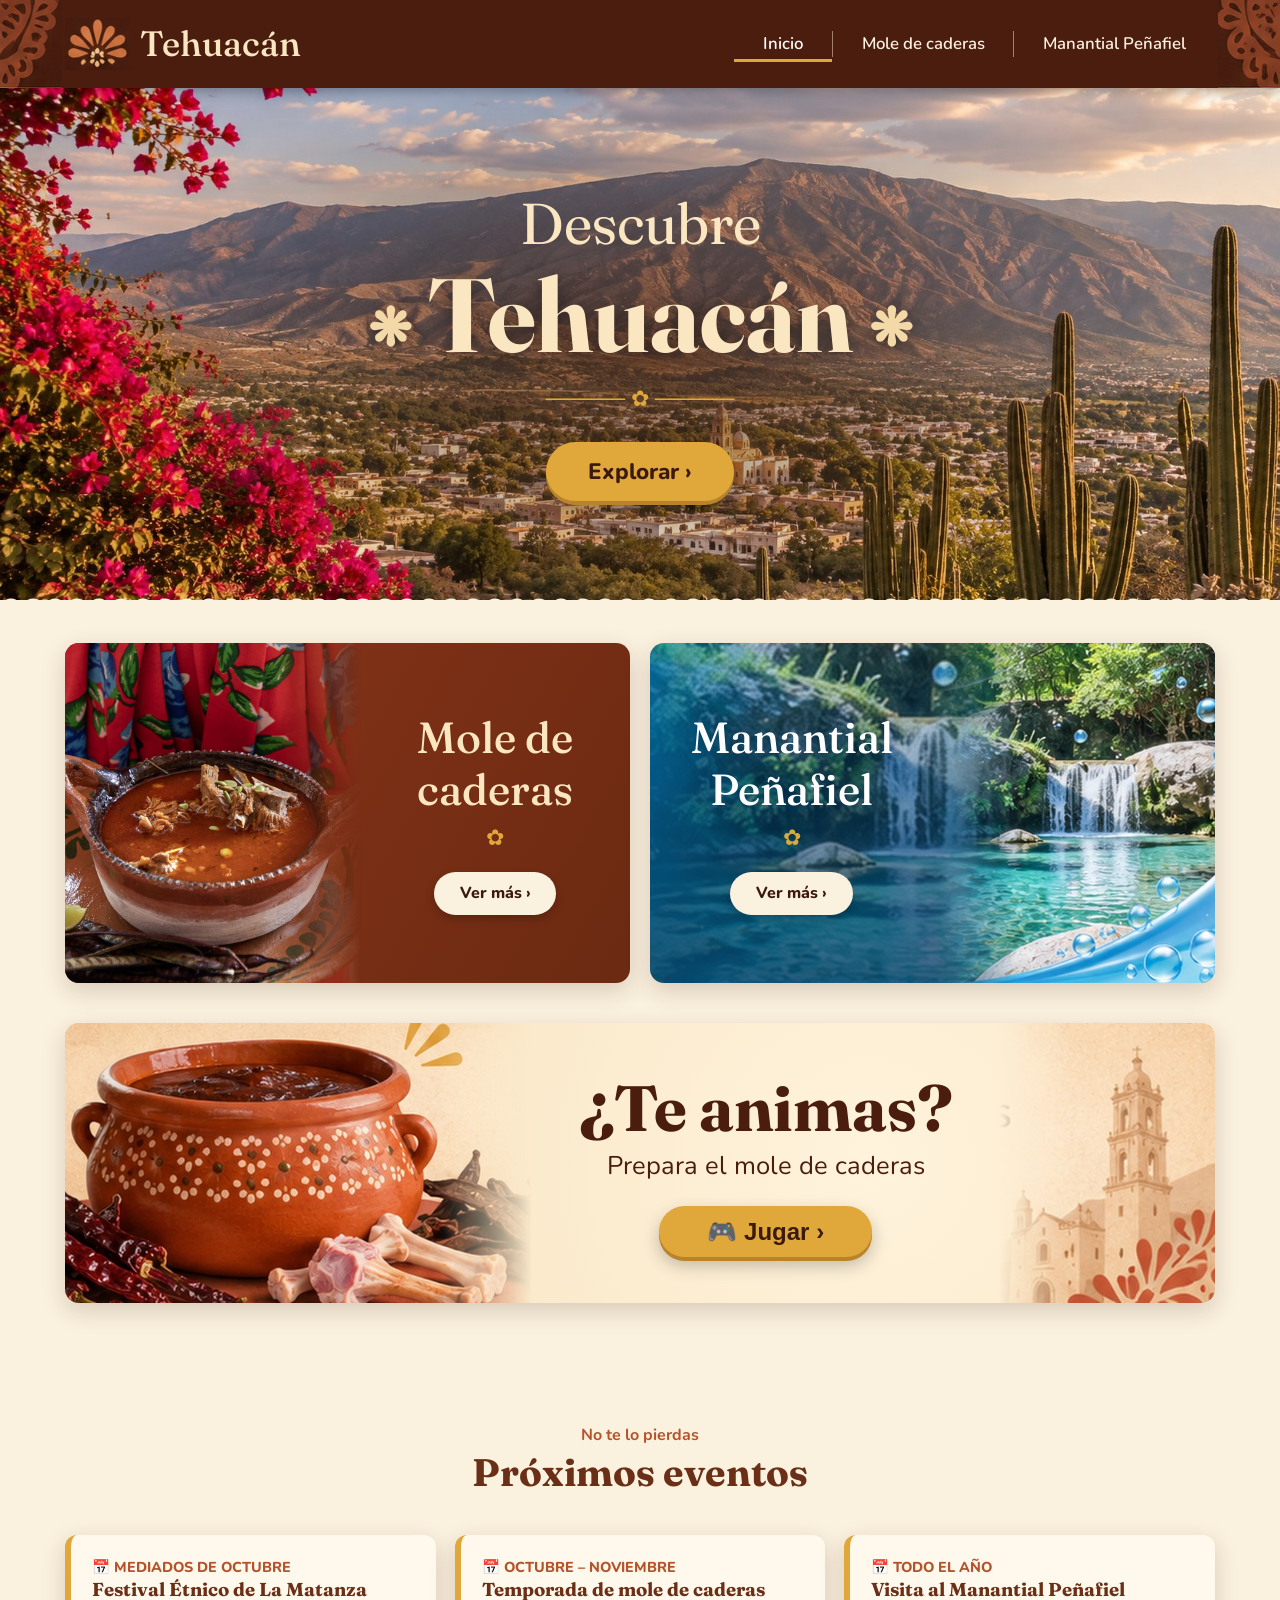
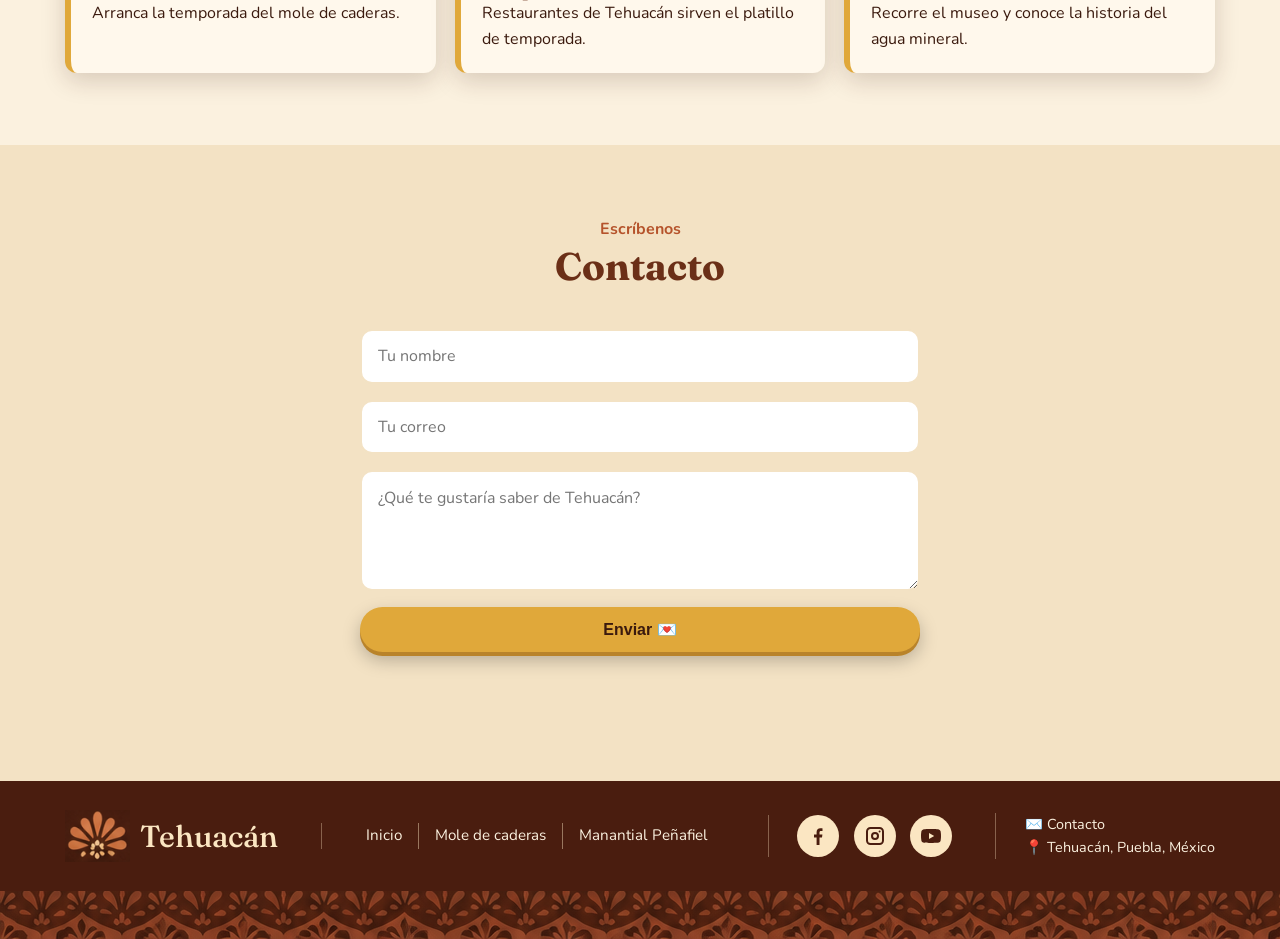
<file: index.html>
<!DOCTYPE html>
<html lang="es">
<head>
  <meta charset="UTF-8">
  <meta name="viewport" content="width=device-width, initial-scale=1.0">
  <title>Descubre Tehuacán | Inicio</title>
  <!-- Tipografías: Playfair Display (títulos) y Nunito (textos) -->
  <link rel="preconnect" href="https://fonts.googleapis.com">
  <link href="https://fonts.googleapis.com/css2?family=Nunito:wght@400;600;700;800&family=Fraunces:opsz,wght@9..144,500;9..144,700&display=swap" rel="stylesheet">
  <link rel="stylesheet" href="css/estilos.css">
</head>
<body>

  <!-- ===== MENÚ (se repite en todas las páginas) ===== -->
  <nav class="menu">
    <div class="contenedor">
      <a href="index.html" class="logo"><img src="img/flor.png" alt=""><b>Tehuacán</b></a>
      <button class="hamburguesa" aria-label="Abrir menú">☰</button>
      <ul>
        <li><a href="index.html" class="activo">Inicio</a></li>
        <li><a href="mole.html">Mole de caderas</a></li>
        <li><a href="manantial.html">Manantial Peñafiel</a></li>
      </ul>
    </div>
  </nav>

  <!-- ===== BANNER DE BIENVENIDA ===== -->
  <header class="hero portada">
    <div class="hero-texto">
      <p class="sub">Descubre</p>
      <h1><span class="rayos">❋</span> Tehuacán <span class="rayos">❋</span></h1>
      <p class="adorno">───── ✿ ─────</p>
      <a href="#explorar" class="boton">Explorar ›</a>
    </div>
  </header>

  <!-- ===== TARJETAS: sitios de interés ===== -->
  <section id="explorar" class="seccion-tarjetas">
    <div class="contenedor">
      <div class="tarjetas">
        <!-- Tarjeta Mole: foto a la izquierda, texto a la derecha -->
        <article class="tarjeta mole">
          <div class="tarjeta-foto"></div>
          <div class="tarjeta-texto">
            <h3>Mole de caderas</h3>
            <p class="adorno">✿</p>
            <a href="mole.html" class="boton claro">Ver más ›</a>
          </div>
        </article>
        <!-- Tarjeta Manantial: texto a la izquierda, foto a la derecha (Frutiger Aero) -->
        <article class="tarjeta manantial">
          <div class="tarjeta-texto">
            <h3>Manantial Peñafiel</h3>
            <p class="adorno">✿</p>
            <a href="manantial.html" class="boton claro">Ver más ›</a>
          </div>
          <div class="tarjeta-foto"></div>
        </article>
      </div>
    </div>
  </section>

  <!-- ===== MINIJUEGO ===== -->
  <section id="minijuego" class="seccion-juego">
    <div class="contenedor">
      <div class="banner-juego">
        <div class="banner-olla"></div>
        <div class="banner-texto">
          <h2>¿Te animas?</h2>
          <p>Prepara el mole de caderas</p>
          <button class="boton" id="boton-jugar">🎮 Jugar ›</button>
        </div>
        <div class="banner-iglesia"></div>
      </div>

      <!-- Caja del juego (aparece al dar "Jugar") -->
      <div class="juego" id="juego">
        <div class="juego-encabezado">
          <b id="juego-nivel">Nivel 1 de 3</b>
          <b id="juego-tiempo">⏱️ 0 s</b>
        </div>
        <div class="progreso"><div id="juego-barra"></div></div>
        <div id="juego-contenido"></div>
      </div>
    </div>
  </section>

  <!-- ===== PRÓXIMOS EVENTOS (para que el usuario regrese) ===== -->
  <section>
    <div class="contenedor">
      <div class="titulo-seccion">
        <p>No te lo pierdas</p>
        <h2>Próximos eventos</h2>
      </div>
      <div class="eventos" id="lista-eventos"><!-- se llena desde js/datos.js --></div>
    </div>
  </section>

  <!-- ===== CONTACTO ===== -->
  <section class="fondo-alterno" id="contacto">
    <div class="contenedor">
      <div class="titulo-seccion">
        <p>Escríbenos</p>
        <h2>Contacto</h2>
      </div>
      <form class="formulario" id="form-contacto">
        <input name="nombre" placeholder="Tu nombre" required>
        <input name="correo" type="email" placeholder="Tu correo" required>
        <textarea name="mensaje" rows="4" placeholder="¿Qué te gustaría saber de Tehuacán?" required></textarea>
        <button class="boton" type="submit">Enviar 💌</button>
        <p id="confirmacion" class="mensaje"></p>
      </form>
    </div>
  </section>

  <!-- ===== PIE DE PÁGINA (se repite en todas las páginas) ===== -->
  <footer>
    <div class="contenedor pie">
      <a href="index.html" class="logo"><img src="img/flor.png" alt=""><b>Tehuacán</b></a>
      <ul class="pie-links">
        <li><a href="index.html">Inicio</a></li>
        <li><a href="mole.html">Mole de caderas</a></li>
        <li><a href="manantial.html">Manantial Peñafiel</a></li>
      </ul>
      <!-- Redes sociales: íconos dibujados con SVG -->
      <div class="redes">
        <a href="#" aria-label="Facebook"><svg viewBox="0 0 24 24"><path d="M13.5 21v-7.5h2.5l.4-3h-2.9V8.6c0-.9.3-1.5 1.5-1.5h1.5V4.4c-.3 0-1.2-.1-2.2-.1-2.2 0-3.7 1.3-3.7 3.8v2.4H8v3h2.6V21z"/></svg></a>
        <a href="#" aria-label="Instagram"><svg viewBox="0 0 24 24"><path d="M7.5 3h9A4.5 4.5 0 0 1 21 7.5v9a4.5 4.5 0 0 1-4.5 4.5h-9A4.5 4.5 0 0 1 3 16.5v-9A4.5 4.5 0 0 1 7.5 3zm0 2A2.5 2.5 0 0 0 5 7.5v9A2.5 2.5 0 0 0 7.5 19h9a2.5 2.5 0 0 0 2.5-2.5v-9A2.5 2.5 0 0 0 16.5 5zM12 8a4 4 0 1 1 0 8 4 4 0 0 1 0-8zm0 2a2 2 0 1 0 0 4 2 2 0 0 0 0-4zm4.6-3.4a1 1 0 1 1 0 2 1 1 0 0 1 0-2z"/></svg></a>
        <a href="#" aria-label="YouTube"><svg viewBox="0 0 24 24"><path d="M21.6 7.2a2.5 2.5 0 0 0-1.8-1.8C18.2 5 12 5 12 5s-6.2 0-7.8.4A2.5 2.5 0 0 0 2.4 7.2 26 26 0 0 0 2 12a26 26 0 0 0 .4 4.8 2.5 2.5 0 0 0 1.8 1.8C5.8 19 12 19 12 19s6.2 0 7.8-.4a2.5 2.5 0 0 0 1.8-1.8A26 26 0 0 0 22 12a26 26 0 0 0-.4-4.8zM10 15V9l5.2 3z"/></svg></a>
      </div>
      <div class="pie-contacto">
        <a href="index.html#contacto">✉️ Contacto</a>
        <span>📍 Tehuacán, Puebla, México</span>
      </div>
    </div>
    <div class="franja"></div>
  </footer>

  <!-- Scripts: primero los datos, luego lo demás -->
  <script src="js/datos.js"></script>
  <script src="js/main.js"></script>
  <script src="js/juego.js"></script>
</body>
</html>
</file>
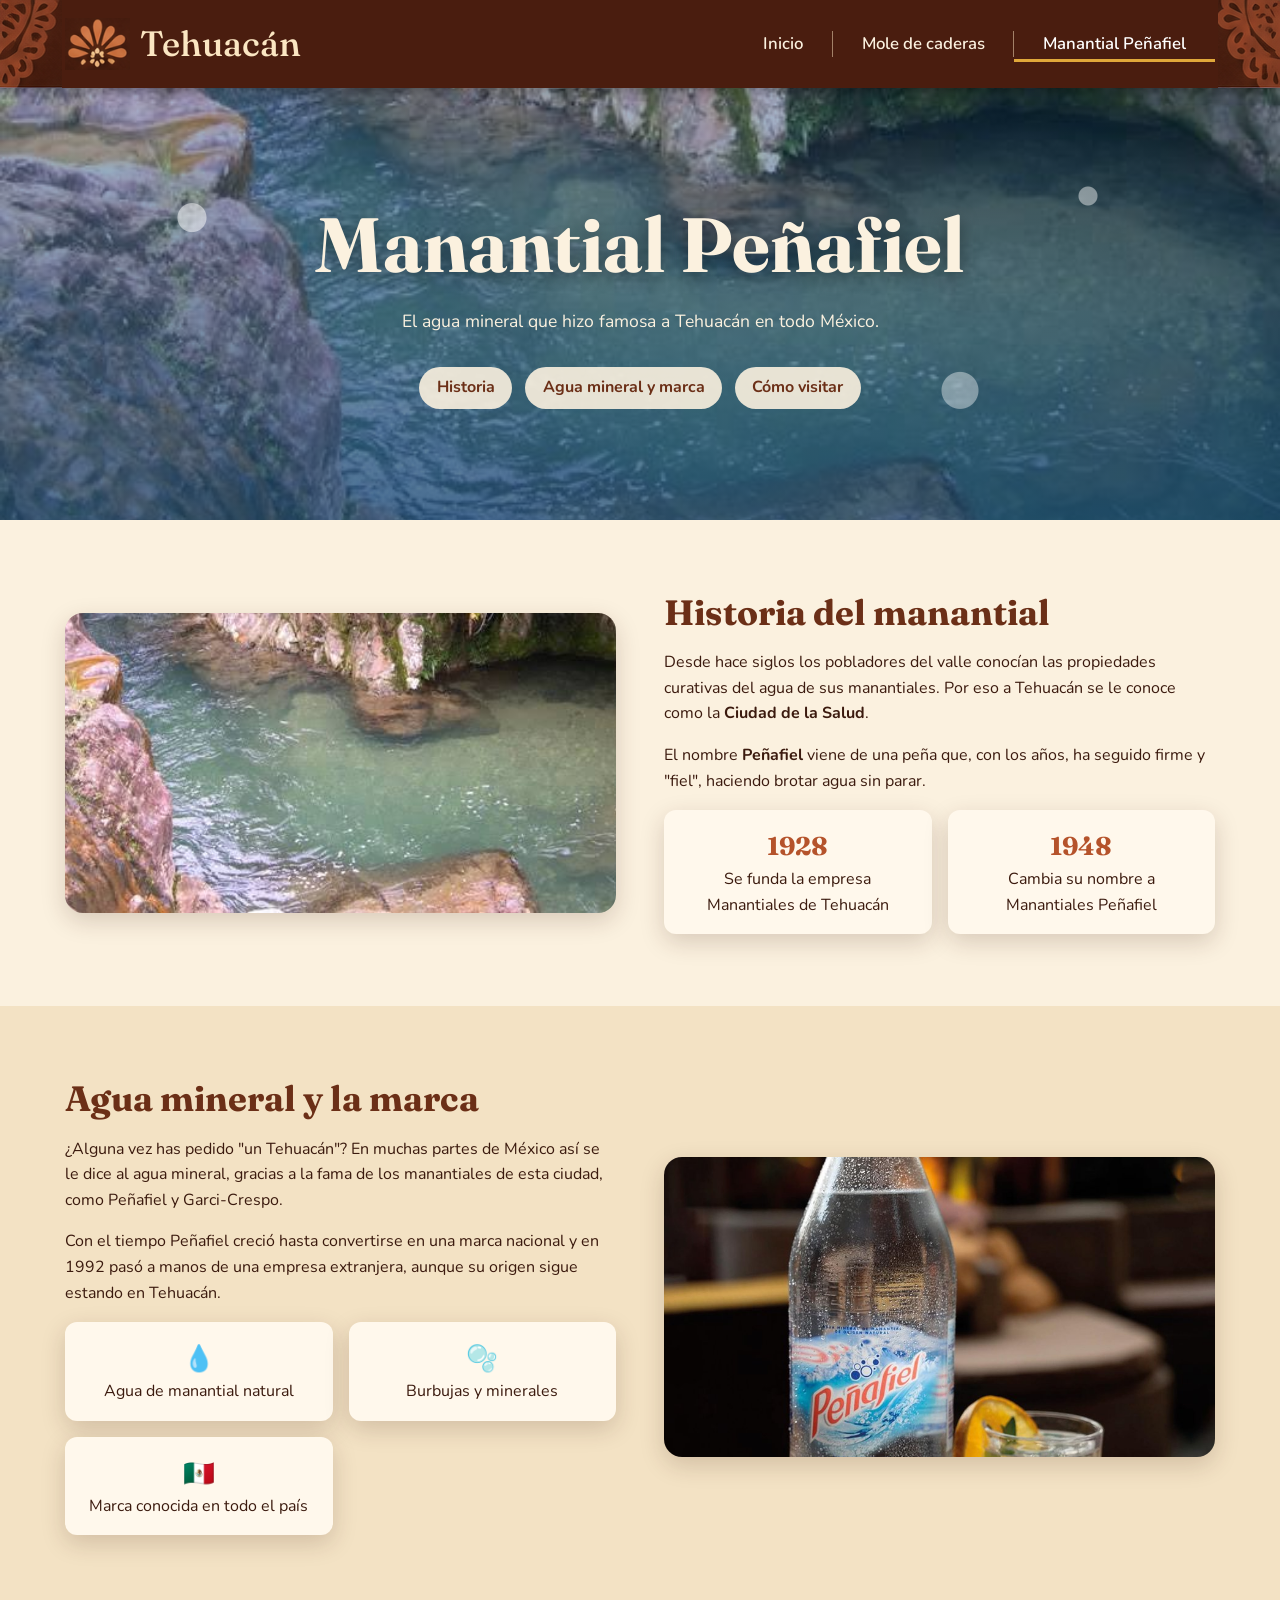
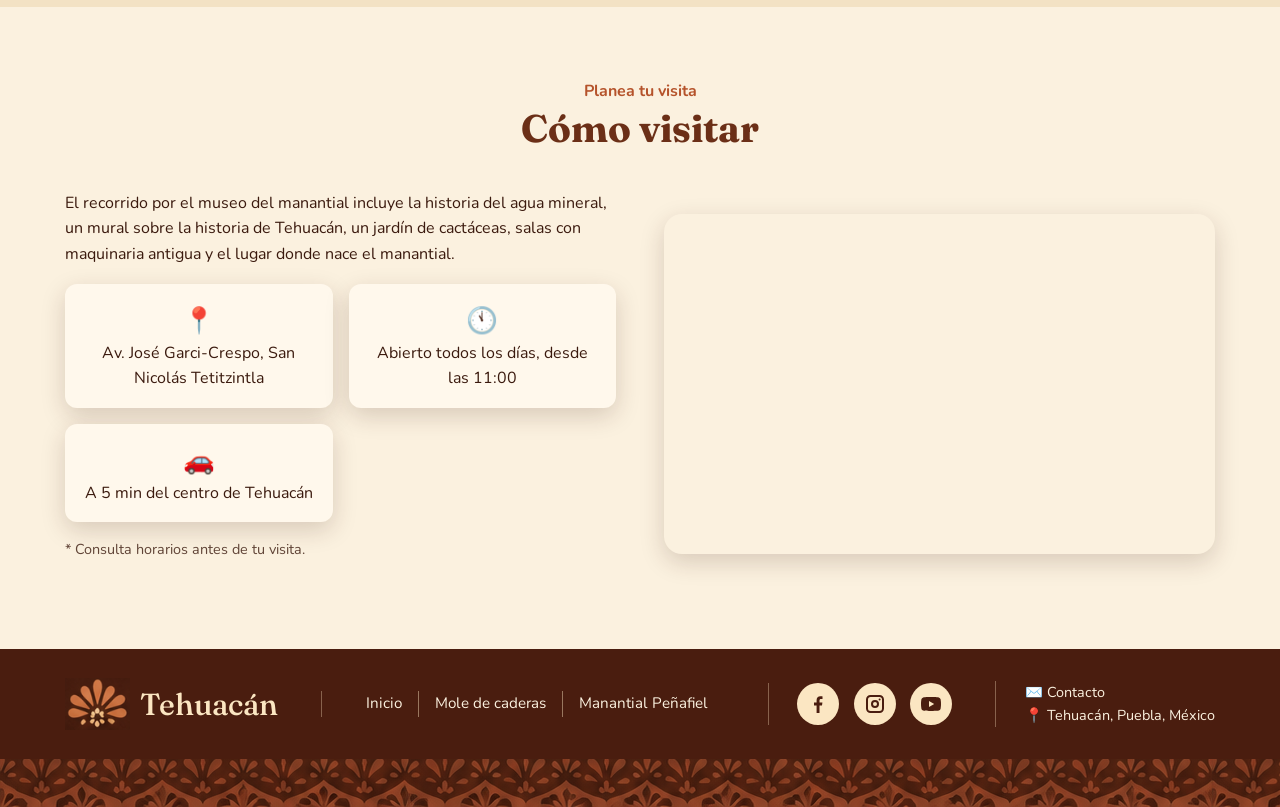
<file: manantial.html>
<!DOCTYPE html>
<html lang="es">
<head>
  <meta charset="UTF-8">
  <meta name="viewport" content="width=device-width, initial-scale=1.0">
  <title>Manantial Peñafiel | Descubre Tehuacán</title>
  <link rel="preconnect" href="https://fonts.googleapis.com">
  <link href="https://fonts.googleapis.com/css2?family=Nunito:wght@400;600;700;800&family=Fraunces:opsz,wght@9..144,500;9..144,700&display=swap" rel="stylesheet">
  <link rel="stylesheet" href="css/estilos.css">
</head>
<body>

  <!-- ===== MENÚ ===== -->
  <nav class="menu">
    <div class="contenedor">
      <a href="index.html" class="logo"><img src="img/flor.png" alt=""><b>Tehuacán</b></a>
      <button class="hamburguesa" aria-label="Abrir menú">☰</button>
      <ul>
        <li><a href="index.html">Inicio</a></li>
        <li><a href="mole.html">Mole de caderas</a></li>
        <li><a href="manantial.html" class="activo">Manantial Peñafiel</a></li>
      </ul>
    </div>
  </nav>

  <!-- ===== BANNER (toque Frutiger Aero) ===== -->
  <header class="hero chico" style="background:
      radial-gradient(circle at 15% 30%, rgba(255,255,255,.5) 0 14px, transparent 15px),
      radial-gradient(circle at 85% 25%, rgba(255,255,255,.45) 0 9px, transparent 10px),
      radial-gradient(circle at 75% 70%, rgba(255,255,255,.4) 0 18px, transparent 19px),
      linear-gradient(rgba(6,60,100,.35), rgba(6,60,100,.7)), url('img/manantial-pozas.jpg') center/cover,
      linear-gradient(135deg,#8fdcf5,#1fa5d8 55%,#0b5f8a);">
    <div class="hero-texto">
      <h1 style="font-size:clamp(2.6rem,7vw,4.8rem)">Manantial Peñafiel</h1>
      <p class="desc">El agua mineral que hizo famosa a Tehuacán en todo México.</p>
      <nav class="indice">
        <a href="#historia">Historia</a>
        <a href="#marca">Agua mineral y marca</a>
        <a href="#visitar">Cómo visitar</a>
      </nav>
    </div>
  </header>

  <!-- ===== HISTORIA DEL MANANTIAL ===== -->
  <section id="historia">
    <div class="contenedor bloque">
      <div class="bloque-img foto" style="background-image:url(img/manantial-pozas.jpg)"></div>
      <div>
        <h2>Historia del manantial</h2>
        <p>Desde hace siglos los pobladores del valle conocían las propiedades curativas del agua de sus manantiales. Por eso a Tehuacán se le conoce como la <b>Ciudad de la Salud</b>.</p>
        <p>El nombre <b>Peñafiel</b> viene de una peña que, con los años, ha seguido firme y "fiel", haciendo brotar agua sin parar.</p>
        <div class="datos-clave">
          <div class="dato-clave"><b>1928</b>Se funda la empresa Manantiales de Tehuacán</div>
          <div class="dato-clave"><b>1948</b>Cambia su nombre a Manantiales Peñafiel</div>
        </div>
      </div>
    </div>
  </section>

  <!-- ===== AGUA MINERAL Y LA MARCA ===== -->
  <section id="marca" class="fondo-alterno">
    <div class="contenedor bloque invertido">
      <div class="bloque-img foto" style="background-image:url(img/agua-mineral.jpg)"></div>
      <div>
        <h2>Agua mineral y la marca</h2>
        <p>¿Alguna vez has pedido "un Tehuacán"? En muchas partes de México así se le dice al agua mineral, gracias a la fama de los manantiales de esta ciudad, como Peñafiel y Garci-Crespo.</p>
        <p>Con el tiempo Peñafiel creció hasta convertirse en una marca nacional y en 1992 pasó a manos de una empresa extranjera, aunque su origen sigue estando en Tehuacán.</p>
        <div class="datos-clave">
          <div class="dato-clave"><b>💧</b>Agua de manantial natural</div>
          <div class="dato-clave"><b>🫧</b>Burbujas y minerales</div>
          <div class="dato-clave"><b>🇲🇽</b>Marca conocida en todo el país</div>
        </div>
      </div>
    </div>
  </section>

  <!-- ===== CÓMO VISITAR ===== -->
  <section id="visitar">
    <div class="contenedor">
      <div class="titulo-seccion">
        <p>Planea tu visita</p>
        <h2>Cómo visitar</h2>
      </div>
      <div class="bloque">
        <div>
          <p>El recorrido por el museo del manantial incluye la historia del agua mineral, un mural sobre la historia de Tehuacán, un jardín de cactáceas, salas con maquinaria antigua y el lugar donde nace el manantial.</p>
          <div class="datos-clave">
            <div class="dato-clave"><b>📍</b>Av. José Garci-Crespo, San Nicolás Tetitzintla</div>
            <div class="dato-clave"><b>🕚</b>Abierto todos los días, desde las 11:00</div>
            <div class="dato-clave"><b>🚗</b>A 5 min del centro de Tehuacán</div>
          </div>
          <p style="margin-top:1rem;font-size:.9rem;opacity:.8">* Consulta horarios antes de tu visita.</p>
        </div>
        <!-- Mapa de Google (no necesita clave) -->
        <iframe class="mapa" loading="lazy" title="Mapa del Manantial Peñafiel"
          src="https://www.google.com/maps?q=Manantiales+Pe%C3%B1afiel+Tehuac%C3%A1n+Puebla&output=embed"></iframe>
      </div>
    </div>
  </section>

  <!-- ===== PIE DE PÁGINA ===== -->
  <footer>
    <div class="contenedor pie">
      <a href="index.html" class="logo"><img src="img/flor.png" alt=""><b>Tehuacán</b></a>
      <ul class="pie-links">
        <li><a href="index.html">Inicio</a></li>
        <li><a href="mole.html">Mole de caderas</a></li>
        <li><a href="manantial.html">Manantial Peñafiel</a></li>
      </ul>
      <!-- Redes sociales: íconos dibujados con SVG -->
      <div class="redes">
        <a href="#" aria-label="Facebook"><svg viewBox="0 0 24 24"><path d="M13.5 21v-7.5h2.5l.4-3h-2.9V8.6c0-.9.3-1.5 1.5-1.5h1.5V4.4c-.3 0-1.2-.1-2.2-.1-2.2 0-3.7 1.3-3.7 3.8v2.4H8v3h2.6V21z"/></svg></a>
        <a href="#" aria-label="Instagram"><svg viewBox="0 0 24 24"><path d="M7.5 3h9A4.5 4.5 0 0 1 21 7.5v9a4.5 4.5 0 0 1-4.5 4.5h-9A4.5 4.5 0 0 1 3 16.5v-9A4.5 4.5 0 0 1 7.5 3zm0 2A2.5 2.5 0 0 0 5 7.5v9A2.5 2.5 0 0 0 7.5 19h9a2.5 2.5 0 0 0 2.5-2.5v-9A2.5 2.5 0 0 0 16.5 5zM12 8a4 4 0 1 1 0 8 4 4 0 0 1 0-8zm0 2a2 2 0 1 0 0 4 2 2 0 0 0 0-4zm4.6-3.4a1 1 0 1 1 0 2 1 1 0 0 1 0-2z"/></svg></a>
        <a href="#" aria-label="YouTube"><svg viewBox="0 0 24 24"><path d="M21.6 7.2a2.5 2.5 0 0 0-1.8-1.8C18.2 5 12 5 12 5s-6.2 0-7.8.4A2.5 2.5 0 0 0 2.4 7.2 26 26 0 0 0 2 12a26 26 0 0 0 .4 4.8 2.5 2.5 0 0 0 1.8 1.8C5.8 19 12 19 12 19s6.2 0 7.8-.4a2.5 2.5 0 0 0 1.8-1.8A26 26 0 0 0 22 12a26 26 0 0 0-.4-4.8zM10 15V9l5.2 3z"/></svg></a>
      </div>
      <div class="pie-contacto">
        <a href="index.html#contacto">✉️ Contacto</a>
        <span>📍 Tehuacán, Puebla, México</span>
      </div>
    </div>
    <div class="franja"></div>
  </footer>

  <script src="js/main.js"></script>
</body>
</html>
</file>
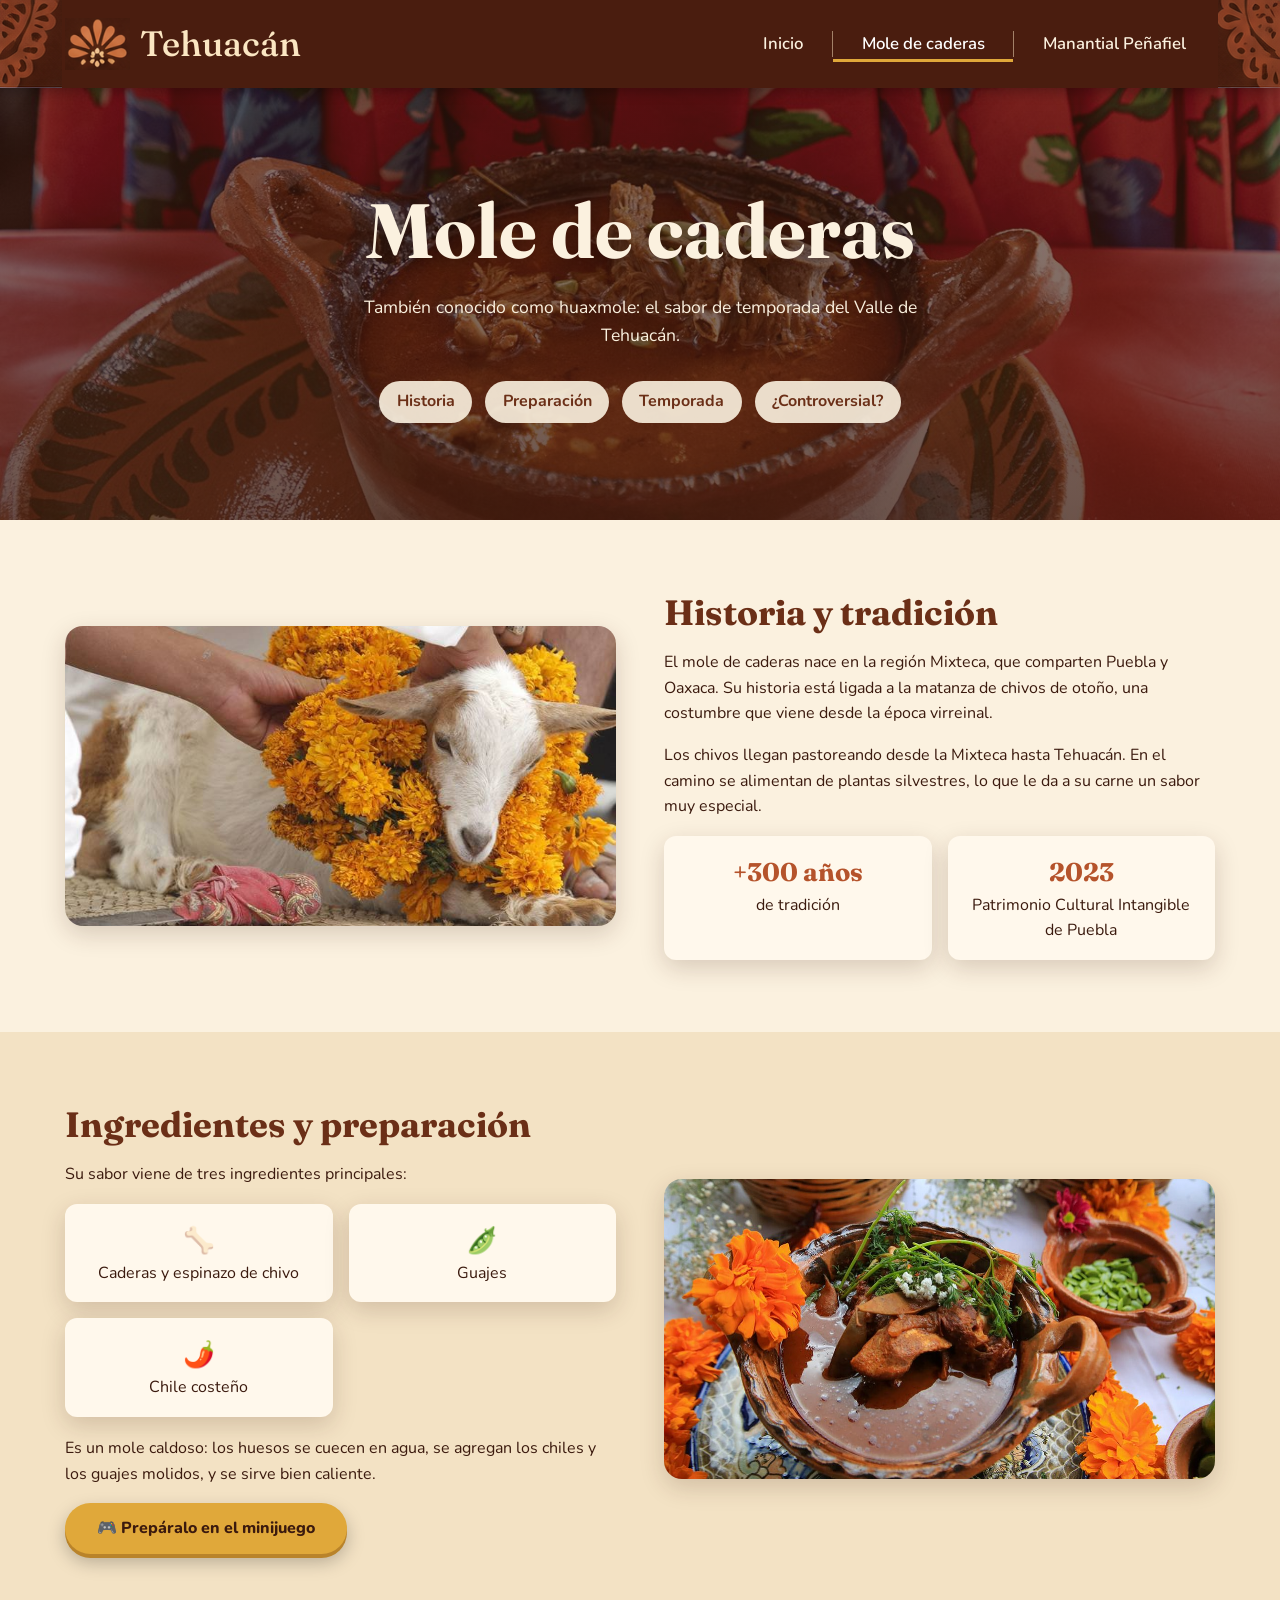
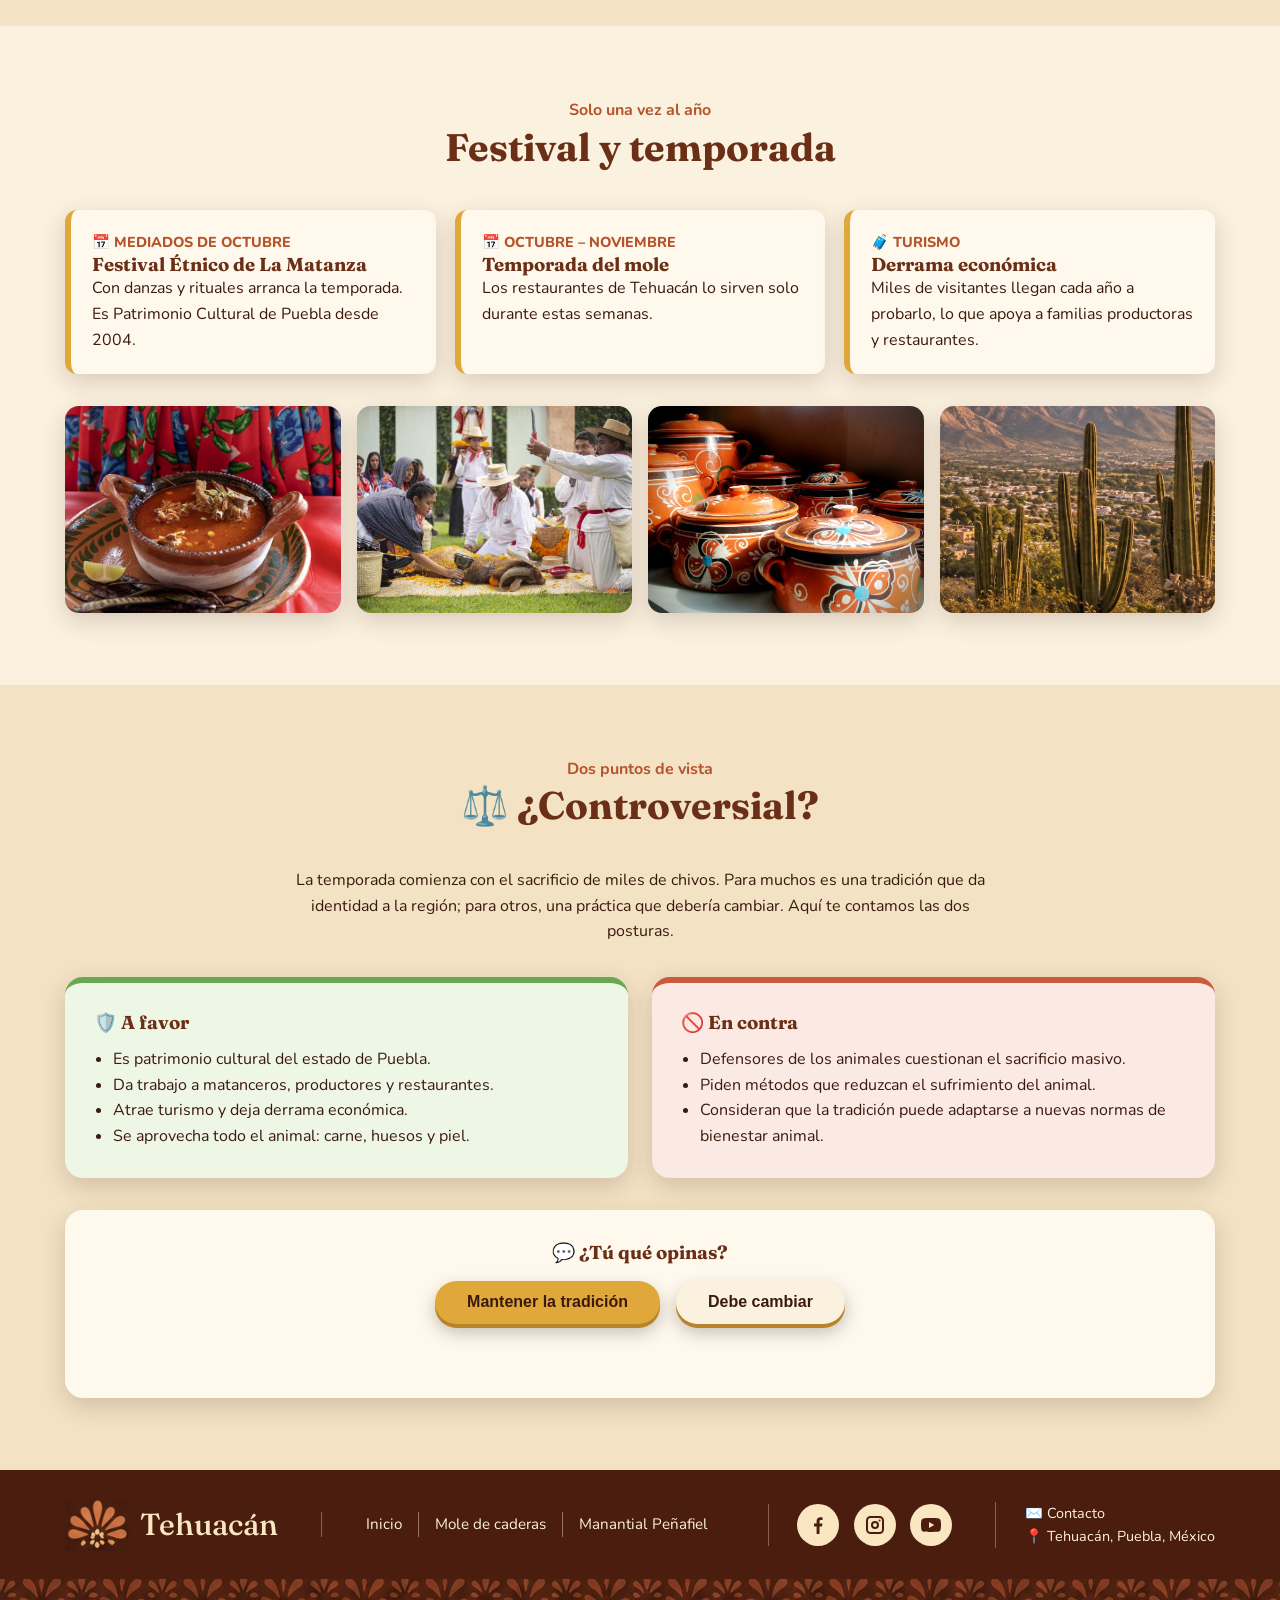
<file: mole.html>
<!DOCTYPE html>
<html lang="es">
<head>
  <meta charset="UTF-8">
  <meta name="viewport" content="width=device-width, initial-scale=1.0">
  <title>Mole de caderas | Descubre Tehuacán</title>
  <link rel="preconnect" href="https://fonts.googleapis.com">
  <link href="https://fonts.googleapis.com/css2?family=Nunito:wght@400;600;700;800&family=Fraunces:opsz,wght@9..144,500;9..144,700&display=swap" rel="stylesheet">
  <link rel="stylesheet" href="css/estilos.css">
</head>
<body>

  <!-- ===== MENÚ ===== -->
  <nav class="menu">
    <div class="contenedor">
      <a href="index.html" class="logo"><img src="img/flor.png" alt=""><b>Tehuacán</b></a>
      <button class="hamburguesa" aria-label="Abrir menú">☰</button>
      <ul>
        <li><a href="index.html">Inicio</a></li>
        <li><a href="mole.html" class="activo">Mole de caderas</a></li>
        <li><a href="manantial.html">Manantial Peñafiel</a></li>
      </ul>
    </div>
  </nav>

  <!-- ===== BANNER + ÍNDICE DE LA SECCIÓN ===== -->
  <header class="hero chico" style="background: linear-gradient(rgba(59,26,14,.55), rgba(59,26,14,.75)), url('img/mole.jpg') center/cover, linear-gradient(135deg,#b5532b,#5a230f);">
    <div class="hero-texto">
      <h1 style="font-size:clamp(2.6rem,7vw,4.8rem)">Mole de caderas</h1>
      <p class="desc">También conocido como huaxmole: el sabor de temporada del Valle de Tehuacán.</p>
      <nav class="indice">
        <a href="#historia">Historia</a>
        <a href="#preparacion">Preparación</a>
        <a href="#temporada">Temporada</a>
        <a href="#controversial">¿Controversial?</a>
      </nav>
    </div>
  </header>

  <!-- ===== HISTORIA Y TRADICIÓN ===== -->
  <section id="historia">
    <div class="contenedor bloque">
      <div class="bloque-img foto" style="background-image:url(img/chivo.jpg)"></div>
      <div>
        <h2>Historia y tradición</h2>
        <p>El mole de caderas nace en la región Mixteca, que comparten Puebla y Oaxaca. Su historia está ligada a la matanza de chivos de otoño, una costumbre que viene desde la época virreinal.</p>
        <p>Los chivos llegan pastoreando desde la Mixteca hasta Tehuacán. En el camino se alimentan de plantas silvestres, lo que le da a su carne un sabor muy especial.</p>
        <div class="datos-clave">
          <div class="dato-clave"><b>+300 años</b>de tradición</div>
          <div class="dato-clave"><b>2023</b>Patrimonio Cultural Intangible de Puebla</div>
        </div>
      </div>
    </div>
  </section>

  <!-- ===== INGREDIENTES Y PREPARACIÓN ===== -->
  <section id="preparacion" class="fondo-alterno">
    <div class="contenedor bloque invertido">
      <div class="bloque-img foto" style="background-image:url(img/mole-flores.jpg)"></div>
      <div>
        <h2>Ingredientes y preparación</h2>
        <p>Su sabor viene de tres ingredientes principales:</p>
        <div class="datos-clave">
          <div class="dato-clave"><b>🦴</b>Caderas y espinazo de chivo</div>
          <div class="dato-clave"><b>🫛</b>Guajes</div>
          <div class="dato-clave"><b>🌶️</b>Chile costeño</div>
        </div>
        <p style="margin-top:1.2rem">Es un mole caldoso: los huesos se cuecen en agua, se agregan los chiles y los guajes molidos, y se sirve bien caliente.</p>
        <a href="index.html#minijuego" class="boton">🎮 Prepáralo en el minijuego</a>
      </div>
    </div>
  </section>

  <!-- ===== FESTIVAL / TEMPORADA ===== -->
  <section id="temporada">
    <div class="contenedor">
      <div class="titulo-seccion">
        <p>Solo una vez al año</p>
        <h2>Festival y temporada</h2>
      </div>
      <div class="eventos">
        <article class="evento">
          <p class="fecha">📅 Mediados de octubre</p>
          <h3>Festival Étnico de La Matanza</h3>
          <p>Con danzas y rituales arranca la temporada. Es Patrimonio Cultural de Puebla desde 2004.</p>
        </article>
        <article class="evento">
          <p class="fecha">📅 Octubre – noviembre</p>
          <h3>Temporada del mole</h3>
          <p>Los restaurantes de Tehuacán lo sirven solo durante estas semanas.</p>
        </article>
        <article class="evento">
          <p class="fecha">🧳 Turismo</p>
          <h3>Derrama económica</h3>
          <p>Miles de visitantes llegan cada año a probarlo, lo que apoya a familias productoras y restaurantes.</p>
        </article>
      </div>
      <!-- Galería de fotos -->
      <div class="galeria" style="margin-top:2rem">
        <div class="foto" style="background-image:url(img/mole.jpg)"></div>
        <div class="foto" style="background-image:url(img/ritual.jpg)"></div>
        <div class="foto" style="background-image:url(img/ollas.jpg)"></div>
        <div class="foto" style="background-image:url(img/cactus.jpg)"></div>
      </div>
    </div>
  </section>

  <!-- ===== ¿CONTROVERSIAL? ===== -->
  <section id="controversial" class="fondo-alterno">
    <div class="contenedor">
      <div class="titulo-seccion">
        <p>Dos puntos de vista</p>
        <h2>⚖️ ¿Controversial?</h2>
      </div>
      <p style="text-align:center;max-width:720px;margin:0 auto">La temporada comienza con el sacrificio de miles de chivos. Para muchos es una tradición que da identidad a la región; para otros, una práctica que debería cambiar. Aquí te contamos las dos posturas.</p>

      <div class="posturas">
        <div class="postura favor">
          <h3>🛡️ A favor</h3>
          <ul>
            <li>Es patrimonio cultural del estado de Puebla.</li>
            <li>Da trabajo a matanceros, productores y restaurantes.</li>
            <li>Atrae turismo y deja derrama económica.</li>
            <li>Se aprovecha todo el animal: carne, huesos y piel.</li>
          </ul>
        </div>
        <div class="postura contra">
          <h3>🚫 En contra</h3>
          <ul>
            <li>Defensores de los animales cuestionan el sacrificio masivo.</li>
            <li>Piden métodos que reduzcan el sufrimiento del animal.</li>
            <li>Consideran que la tradición puede adaptarse a nuevas normas de bienestar animal.</li>
          </ul>
        </div>
      </div>

      <!-- Encuesta: el usuario participa (y regresa a ver resultados) -->
      <div class="encuesta" id="encuesta">
        <h3>💬 ¿Tú qué opinas?</h3>
        <div class="botones">
          <button class="boton" data-voto="favor">Mantener la tradición</button>
          <button class="boton claro" data-voto="contra">Debe cambiar</button>
        </div>
        <p id="gracias" class="mensaje"></p>
        <div id="resultados" hidden>
          <div class="barra-voto"><div id="barra-favor" style="background:#6aa84f"></div></div>
          <div class="barra-voto"><div id="barra-contra" style="background:#cc5a3d"></div></div>
        </div>
      </div>
    </div>
  </section>

  <!-- ===== PIE DE PÁGINA ===== -->
  <footer>
    <div class="contenedor pie">
      <a href="index.html" class="logo"><img src="img/flor.png" alt=""><b>Tehuacán</b></a>
      <ul class="pie-links">
        <li><a href="index.html">Inicio</a></li>
        <li><a href="mole.html">Mole de caderas</a></li>
        <li><a href="manantial.html">Manantial Peñafiel</a></li>
      </ul>
      <!-- Redes sociales: íconos dibujados con SVG -->
      <div class="redes">
        <a href="#" aria-label="Facebook"><svg viewBox="0 0 24 24"><path d="M13.5 21v-7.5h2.5l.4-3h-2.9V8.6c0-.9.3-1.5 1.5-1.5h1.5V4.4c-.3 0-1.2-.1-2.2-.1-2.2 0-3.7 1.3-3.7 3.8v2.4H8v3h2.6V21z"/></svg></a>
        <a href="#" aria-label="Instagram"><svg viewBox="0 0 24 24"><path d="M7.5 3h9A4.5 4.5 0 0 1 21 7.5v9a4.5 4.5 0 0 1-4.5 4.5h-9A4.5 4.5 0 0 1 3 16.5v-9A4.5 4.5 0 0 1 7.5 3zm0 2A2.5 2.5 0 0 0 5 7.5v9A2.5 2.5 0 0 0 7.5 19h9a2.5 2.5 0 0 0 2.5-2.5v-9A2.5 2.5 0 0 0 16.5 5zM12 8a4 4 0 1 1 0 8 4 4 0 0 1 0-8zm0 2a2 2 0 1 0 0 4 2 2 0 0 0 0-4zm4.6-3.4a1 1 0 1 1 0 2 1 1 0 0 1 0-2z"/></svg></a>
        <a href="#" aria-label="YouTube"><svg viewBox="0 0 24 24"><path d="M21.6 7.2a2.5 2.5 0 0 0-1.8-1.8C18.2 5 12 5 12 5s-6.2 0-7.8.4A2.5 2.5 0 0 0 2.4 7.2 26 26 0 0 0 2 12a26 26 0 0 0 .4 4.8 2.5 2.5 0 0 0 1.8 1.8C5.8 19 12 19 12 19s6.2 0 7.8-.4a2.5 2.5 0 0 0 1.8-1.8A26 26 0 0 0 22 12a26 26 0 0 0-.4-4.8zM10 15V9l5.2 3z"/></svg></a>
      </div>
      <div class="pie-contacto">
        <a href="index.html#contacto">✉️ Contacto</a>
        <span>📍 Tehuacán, Puebla, México</span>
      </div>
    </div>
    <div class="franja"></div>
  </footer>

  <script src="js/main.js"></script>
</body>
</html>
</file>
<file: css/estilos.css>
/* ==========================================================
   estilos.css — Diseño café, dorado y crema (con toque aqua
   para el Manantial). Lo comparten las 3 páginas.
   ========================================================== */

/* ---------- Variables de color ---------- */
:root {
  --cafe-oscuro: #3b1a0e;   /* menú y pie de página */
  --cafe: #6b2f17;          /* textos fuertes */
  --terracota: #b5532b;     /* acentos de barro */
  --dorado: #e0a83a;        /* botones */
  --dorado-claro: #f3c86b;  /* hover de botones */
  --crema: #fbf1df;         /* fondo general */
  --crema-oscuro: #f3e2c4;  /* fondo de tarjetas */
  --aqua: #1fa5d8;          /* Manantial */
  --aqua-claro: #8fdcf5;
  --sombra: 0 8px 24px rgba(59, 26, 14, .18);
  --radio: 18px;
}

/* ---------- Base ---------- */
* { box-sizing: border-box; margin: 0; padding: 0; }
html { scroll-behavior: smooth; }
body {
  font-family: "Nunito", sans-serif;
  background: var(--crema);
  color: var(--cafe-oscuro);
  line-height: 1.6;
}
h1, h2, h3 { font-family: "Fraunces", serif; color: var(--cafe); line-height: 1.2; }
img { max-width: 100%; display: block; }
a { color: inherit; }
.contenedor { width: min(1150px, 92%); margin: 0 auto; }

/* ---------- Menú (navegación fija) ---------- */
.menu {
  position: sticky; top: 0; z-index: 50;
  background: var(--cafe-oscuro);
  box-shadow: 0 3px 12px rgba(0,0,0,.3);
}
.menu .contenedor { display: flex; align-items: center; justify-content: space-between; height: 72px; }
.logo {
  font-family: "Fraunces", serif; font-size: 1.8rem;
  color: var(--crema); text-decoration: none; display: flex; align-items: center; gap: .5rem;
}
.logo b { font-weight: 600; }
.logo span { color: var(--dorado); }
.tarjeta .boton { align-self: flex-start; }
.menu ul { list-style: none; display: flex; gap: 2rem; }
.menu ul a {
  color: var(--crema); text-decoration: none; font-weight: 600;
  padding-bottom: 4px; border-bottom: 3px solid transparent; transition: .2s;
}
.menu ul a:hover, .menu ul a.activo { border-color: var(--dorado); color: var(--dorado-claro); }
.hamburguesa { display: none; background: none; border: 0; color: var(--crema); font-size: 1.8rem; cursor: pointer; }

/* ---------- Banner principal ---------- */
.hero {
  min-height: 78vh; display: grid; place-items: center; text-align: center; color: var(--crema);
  /* Si existe img/valle.jpg se usa la foto; si no, se ve el degradado */
  background:
    linear-gradient(rgba(59,26,14,.45), rgba(59,26,14,.65)),
    url("../img/valle.jpg") center/cover,
    linear-gradient(180deg, #e8a86b 0%, #c4693a 45%, #7a3519 100%);
  position: relative; overflow: hidden;
}
.hero::after { /* Montañas dibujadas con CSS (adorno si no hay foto) */
  content: ""; position: absolute; inset: auto 0 0 0; height: 35%;
  background: linear-gradient(160deg, transparent 40%, rgba(59,26,14,.55) 40.5%),
              linear-gradient(200deg, transparent 45%, rgba(59,26,14,.4) 45.5%);
  pointer-events: none;
}
.hero-texto { position: relative; z-index: 1; padding: 2rem; }
.hero p.sub { font-family: "Fraunces", serif; font-size: 1.8rem; }
.hero h1 { color: var(--crema); font-size: clamp(3rem, 9vw, 6.5rem); text-shadow: 0 4px 18px rgba(0,0,0,.4); }
.hero p.desc { max-width: 560px; margin: 1rem auto 2rem; font-size: 1.1rem; }
.hero.chico { min-height: 48vh; }

/* ---------- Botones ---------- */
.boton {
  display: inline-block; background: var(--dorado); color: var(--cafe-oscuro);
  padding: .8rem 2rem; border-radius: 999px; font-weight: 800; text-decoration: none;
  border: 0; cursor: pointer; font-size: 1rem; box-shadow: var(--sombra); transition: .2s;
}
.boton:hover { background: var(--dorado-claro); transform: translateY(-2px); }
.boton.claro { background: var(--crema); }
.boton.aqua { background: linear-gradient(180deg, #ffffff, var(--aqua-claro)); color: #0b4a66; }

/* ---------- Secciones ---------- */
section { padding: 4.5rem 0; }
.titulo-seccion { text-align: center; margin-bottom: 2.5rem; }
.titulo-seccion h2 { font-size: 2.4rem; }
.titulo-seccion p { color: var(--terracota); font-weight: 700; }
.adorno { color: var(--dorado); font-size: 1.4rem; letter-spacing: .5rem; }

/* ---------- Tarjetas del Inicio ---------- */
.tarjetas { display: grid; grid-template-columns: repeat(auto-fit, minmax(300px, 1fr)); gap: 1.8rem; }
.tarjeta {
  min-height: 320px; border-radius: var(--radio); overflow: hidden; box-shadow: var(--sombra);
  display: flex; flex-direction: column; justify-content: flex-end; padding: 2rem; color: var(--crema);
  transition: transform .25s;
}
.tarjeta:hover { transform: translateY(-6px); }
.tarjeta h3 { color: var(--crema); font-size: 2.2rem; }
.tarjeta p { margin: .4rem 0 1.2rem; }
.tarjeta .icono { font-size: 4rem; margin-bottom: auto; }
.tarjeta.mole {
  background: linear-gradient(rgba(107,47,23,.2), rgba(59,26,14,.85)), url("../img/mole.jpg") center/cover,
              linear-gradient(135deg, #b5532b, #5a230f);
}
.tarjeta.manantial { /* Toque Frutiger Aero: burbujas + brillo */
  background:
    radial-gradient(circle at 80% 20%, rgba(255,255,255,.55) 0 8px, transparent 9px),
    radial-gradient(circle at 70% 35%, rgba(255,255,255,.45) 0 5px, transparent 6px),
    radial-gradient(circle at 88% 50%, rgba(255,255,255,.4) 0 12px, transparent 13px),
    linear-gradient(rgba(10,90,140,.15), rgba(6,60,100,.8)), url("../img/manantial.jpg") center/cover,
    linear-gradient(135deg, #8fdcf5, #1fa5d8 55%, #0b5f8a);
}

/* ---------- Banner del minijuego ---------- */
.banner-juego {
  display: grid; grid-template-columns: auto 1fr; align-items: center; gap: 2rem;
  background: var(--crema-oscuro); border-radius: var(--radio); padding: 2.5rem; box-shadow: var(--sombra);
  border: 2px dashed var(--terracota);
}
.banner-juego .olla { font-size: 7rem; }
.banner-juego h2 { font-size: 2.6rem; }

/* ---------- Minijuego ---------- */
.juego {
  background: #fff8ec; border-radius: var(--radio); padding: 2rem; margin-top: 2rem;
  box-shadow: var(--sombra); display: none; /* se muestra al dar "Jugar" */
}
.juego.visible { display: block; }
.juego-encabezado { display: flex; justify-content: space-between; flex-wrap: wrap; gap: 1rem; margin-bottom: 1rem; }
.progreso { height: 12px; background: var(--crema-oscuro); border-radius: 999px; overflow: hidden; margin-bottom: 1.5rem; }
.progreso div { height: 100%; width: 0; background: linear-gradient(90deg, var(--terracota), var(--dorado)); transition: width .4s; }
.opciones { display: grid; grid-template-columns: repeat(auto-fit, minmax(140px, 1fr)); gap: 1rem; }
.opcion {
  background: var(--crema); border: 2px solid var(--crema-oscuro); border-radius: 14px; padding: 1rem;
  font-size: 1rem; font-weight: 700; cursor: pointer; color: var(--cafe-oscuro); transition: .2s; font-family: inherit;
}
.opcion span { display: block; font-size: 2.4rem; }
.opcion:hover { border-color: var(--dorado); transform: scale(1.03); }
.opcion.bien { background: #d9f2d0; border-color: #4caf50; }
.opcion.mal { background: #f8d4cc; border-color: #d9534f; animation: temblor .3s; }
.opcion:disabled { cursor: default; }
.olla-juego { text-align: center; font-size: 4rem; margin: 1rem 0; }
.olla-juego small { display: block; font-size: 1rem; color: var(--terracota); font-weight: 700; }
.mensaje { text-align: center; font-weight: 700; min-height: 1.6em; margin-top: 1rem; color: var(--terracota); }
.resultado { text-align: center; }
.resultado .estrellas { font-size: 3rem; margin: 1rem 0; }
.resultado .dato { background: #e6f7fd; border-radius: 12px; padding: 1rem; margin: 1rem auto; max-width: 520px; }
.resultado .botones { display: flex; gap: 1rem; justify-content: center; flex-wrap: wrap; }
@keyframes temblor { 25% { transform: translateX(-5px); } 75% { transform: translateX(5px); } }

/* ---------- Próximos eventos ---------- */
.eventos { display: grid; grid-template-columns: repeat(auto-fit, minmax(240px, 1fr)); gap: 1.2rem; }
.evento { background: #fff8ec; border-left: 6px solid var(--dorado); border-radius: 12px; padding: 1.3rem; box-shadow: var(--sombra); }
.evento .fecha { color: var(--terracota); font-weight: 800; font-size: .9rem; text-transform: uppercase; }

/* ---------- Páginas internas: bloques de contenido ---------- */
.indice { display: flex; flex-wrap: wrap; gap: .8rem; justify-content: center; margin-top: 1.5rem; }
.indice a { background: rgba(251,241,223,.9); color: var(--cafe); padding: .5rem 1.1rem; border-radius: 999px; text-decoration: none; font-weight: 700; }
.bloque { display: grid; grid-template-columns: 1fr 1fr; gap: 3rem; align-items: center; }
.bloque.invertido .bloque-img { order: 2; }
.bloque h2 { font-size: 2.2rem; margin-bottom: 1rem; }
.bloque p { margin-bottom: 1rem; }
.bloque-img {
  min-height: 300px; border-radius: var(--radio); box-shadow: var(--sombra);
  display: grid; place-items: center; font-size: 6rem;
  background: linear-gradient(135deg, var(--terracota), var(--cafe));
}
.bloque-img.aqua { background: linear-gradient(135deg, var(--aqua-claro), var(--aqua) 60%, #0b5f8a); }
.fondo-alterno { background: var(--crema-oscuro); }
.datos-clave { display: grid; grid-template-columns: repeat(auto-fit, minmax(180px, 1fr)); gap: 1rem; margin-top: 1rem; }
.dato-clave { background: #fff8ec; border-radius: 12px; padding: 1rem; text-align: center; box-shadow: var(--sombra); }
.dato-clave b { display: block; font-size: 1.6rem; color: var(--terracota); font-family: "Fraunces", serif; }
.lista-pasos { padding-left: 1.3rem; }
.lista-pasos li { margin-bottom: .5rem; }

/* ---------- ¿Controversial? ---------- */
.posturas { display: grid; grid-template-columns: 1fr 1fr; gap: 1.5rem; margin: 2rem 0; }
.postura { border-radius: var(--radio); padding: 1.8rem; box-shadow: var(--sombra); }
.postura h3 { margin-bottom: .8rem; }
.postura ul { padding-left: 1.2rem; }
.postura.favor { background: #eef6e6; border-top: 6px solid #6aa84f; }
.postura.contra { background: #fbe9e4; border-top: 6px solid #cc5a3d; }
.encuesta { background: #fff8ec; border-radius: var(--radio); padding: 2rem; text-align: center; box-shadow: var(--sombra); }
.encuesta .botones { display: flex; gap: 1rem; justify-content: center; flex-wrap: wrap; margin: 1rem 0; }
.barra-voto { background: var(--crema-oscuro); border-radius: 999px; height: 26px; margin: .5rem 0; overflow: hidden; text-align: left; }
.barra-voto div { height: 100%; color: #fff; font-weight: 800; font-size: .85rem; padding: 0 .8rem; display: flex; align-items: center; white-space: nowrap; transition: width .5s; }

/* ---------- Galería ---------- */
.galeria { display: grid; grid-template-columns: repeat(auto-fit, minmax(200px, 1fr)); gap: 1rem; }
.galeria div { aspect-ratio: 4/3; border-radius: 14px; display: grid; place-items: center; font-size: 3.5rem; color: #fff; box-shadow: var(--sombra); }

/* ---------- Mapa ---------- */
.mapa { width: 100%; height: 340px; border: 0; border-radius: var(--radio); box-shadow: var(--sombra); }

/* ---------- Formulario de contacto ---------- */
.formulario { display: grid; gap: 1rem; max-width: 560px; margin: 0 auto; }
.formulario input, .formulario textarea {
  padding: .9rem 1rem; border-radius: 12px; border: 2px solid var(--crema-oscuro);
  font-family: inherit; font-size: 1rem; background: #fff;
}
.formulario input:focus, .formulario textarea:focus { outline: none; border-color: var(--dorado); }

/* ---------- Pie de página ---------- */
footer { background: var(--cafe-oscuro); color: var(--crema); padding: 3rem 0 1.5rem; }
footer .contenedor { display: grid; grid-template-columns: repeat(auto-fit, minmax(200px, 1fr)); gap: 2rem; }
footer h4 { color: var(--dorado); margin-bottom: .6rem; font-family: "Fraunces", serif; font-size: 1.2rem; }
footer ul { list-style: none; }
footer a { text-decoration: none; }
footer a:hover { color: var(--dorado-claro); }
.redes { display: flex; gap: .8rem; font-size: 1.5rem; }
.creditos { text-align: center; margin-top: 2rem; font-size: .85rem; opacity: .7; }

/* ---------- Celular ---------- */
@media (max-width: 760px) {
  .hamburguesa { display: block; }
  .menu ul {
    display: none; position: absolute; top: 72px; left: 0; right: 0;
    flex-direction: column; gap: 0; background: var(--cafe-oscuro); padding: 1rem 0;
  }
  .menu ul.abierto { display: flex; }
  .menu ul a { display: block; padding: .8rem 1.5rem; }
  .banner-juego, .bloque, .posturas { grid-template-columns: 1fr; }
  .banner-juego { text-align: center; }
  .bloque.invertido .bloque-img { order: 0; }
}

/* ==========================================================
   AJUSTES PARA PARECERSE AL MOCKUP 🎨
   (van al final para que reemplacen lo de arriba)
   ========================================================== */

/* ---------- Menú con papel picado en las esquinas ---------- */
.menu {
  background:
    url("../img/esquina-izq.png") left top / auto 100% no-repeat,
    url("../img/esquina-der.png") right top / auto 100% no-repeat,
    #4a1d0f;
}
.menu .contenedor { height: 88px; }
.logo { gap: .6rem; font-size: 2.2rem; }
.logo img { height: 52px; }                 /* flor del logo */
.logo b { font-weight: 500; color: #fbe6c2; }
.menu ul { gap: 0; }
.menu ul li + li { border-left: 1px solid rgba(251,230,194,.5); } /* separadores | */
.menu ul a { padding: .3rem 1.8rem; font-size: 1.05rem; }
.menu ul a.activo { color: #fff; border-color: var(--dorado); }

/* ---------- Portada (banner con foto del valle) ---------- */
.hero.portada {
  min-height: 520px;
  background:
    radial-gradient(ellipse 45% 55% at 50% 52%, rgba(60,28,12,.6), rgba(60,28,12,.15) 70%, transparent),
    url("../img/valle.jpg") center / cover,
    #a8714a;
}
.hero.portada::after { /* orilla de "encaje" abajo, como en el diseño */
  inset: auto 0 -1px 0; height: 22px;
  /* filita de "bolitas" color crema, como el encaje del diseño */
  background:
    radial-gradient(circle at 11px 22px, var(--crema) 10px, transparent 11px) 0 0 / 22px 22px repeat-x,
    linear-gradient(transparent 60%, var(--crema) 60%);
}
.hero.portada .sub { font-size: clamp(2rem, 5vw, 3.6rem); line-height: 1; color: #fbe6c2; }
.hero.portada h1 { color: #fbe6c2; font-weight: 700; }
.rayos { color: #f3d9a8; font-size: .5em; vertical-align: middle; }
.hero.portada .adorno { color: var(--dorado); letter-spacing: 0; margin: .2rem 0 1.6rem; }
.boton { box-shadow: 0 4px 0 #b9832a, 0 8px 18px rgba(0,0,0,.25); }  /* botón tipo "gel" */
.hero.portada .boton { font-size: 1.4rem; padding: .7rem 2.6rem; }

/* ---------- Tarjetas con foto ---------- */
.seccion-tarjetas { padding: 2.2rem 0 1.5rem; }
.tarjetas { gap: 1.3rem; }
.tarjeta {
  display: grid; grid-template-columns: 1.1fr 1fr; padding: 0; min-height: 340px; border-radius: 14px;
}
.tarjeta-foto { background-size: cover; background-position: center; }
.tarjeta-texto { display: flex; flex-direction: column; justify-content: center; align-items: center; text-align: center; padding: 1.5rem; }
.tarjeta h3 { font-size: clamp(2rem, 3.4vw, 2.9rem); font-weight: 500; color: #fbe6c2; }
.tarjeta .adorno { margin: .3rem 0 1rem; letter-spacing: 0; }
.tarjeta .boton { align-self: center; padding: .55rem 1.6rem; box-shadow: 0 4px 10px rgba(0,0,0,.2); }
.tarjeta.mole { background: linear-gradient(120deg, #8a3518, #6b2a12); }
.tarjeta.mole .tarjeta-foto {
  background-image: url("../img/mole.jpg");
  -webkit-mask-image: linear-gradient(90deg, #000 70%, transparent); mask-image: linear-gradient(90deg, #000 70%, transparent);
}
.tarjeta.manantial { grid-template-columns: 1fr 1fr; }
.tarjeta.manantial .tarjeta-texto { color: #fff; }
.tarjeta.manantial h3 { color: #fff; text-shadow: 0 2px 8px rgba(0,60,110,.5); }
.tarjeta.manantial .tarjeta-foto {
  background-image: url("../img/manantial.jpg");
  -webkit-mask-image: linear-gradient(270deg, #000 70%, transparent); mask-image: linear-gradient(270deg, #000 70%, transparent);
}

/* ---------- Banner del minijuego ---------- */
.seccion-juego { padding: 1rem 0 3rem; }
.banner-juego {
  grid-template-columns: 1.3fr 1.3fr .6fr; gap: 0; padding: 0; overflow: hidden;
  border: 0; border-radius: 14px; min-height: 280px;
  background: radial-gradient(circle at 70% 50%, #fff3dc, #f6dfb8);
}
.banner-olla { background: url("../img/olla.jpg") center / cover; align-self: stretch;
  -webkit-mask-image: linear-gradient(90deg, #000 80%, transparent); mask-image: linear-gradient(90deg, #000 80%, transparent); }
.banner-texto { text-align: center; padding: 1.5rem; }
.banner-texto h2 { font-size: clamp(2.6rem, 5vw, 4rem); color: #4a1d0f; font-weight: 700; }
.banner-texto p { font-size: 1.6rem; margin: 0 0 1.2rem; color: #4a1d0f; }
.banner-texto .boton { font-size: 1.5rem; padding: .7rem 3rem; }
.banner-iglesia { background: url("../img/iglesia.jpg") right bottom / cover; align-self: stretch;
  -webkit-mask-image: linear-gradient(270deg, #000 70%, transparent); mask-image: linear-gradient(270deg, #000 70%, transparent); }

/* ---------- Pie de página en una sola fila ---------- */
footer { padding: 0; background: #4a1d0f; }
.pie { display: flex !important; align-items: center; justify-content: space-between; flex-wrap: wrap; gap: 1.5rem; padding: 1.8rem 0; }
.pie > * + * { border-left: 1px solid rgba(251,230,194,.35); padding-left: 1.8rem; }
.pie .logo { font-size: 1.9rem; }
.pie-links { display: flex; gap: 0; }
.pie-links li + li { border-left: 1px solid rgba(251,230,194,.45); }
.pie-links a { padding: 0 1rem; font-size: .95rem; }
.redes { gap: .9rem; }
.redes a { width: 42px; height: 42px; border-radius: 50%; background: #fbe6c2; display: grid; place-items: center; transition: .2s; }
.redes a:hover { background: var(--dorado); }
.redes svg { width: 24px; height: 24px; fill: #4a1d0f; }
.pie-contacto { display: flex; flex-direction: column; font-size: .9rem; }
.franja { height: 48px; background: url("../img/franja.png") left center / auto 100% repeat-x; }

/* ---------- Celular ---------- */
@media (max-width: 760px) {
  .menu ul li + li { border-left: 0; }
  .tarjeta, .tarjeta.manantial { grid-template-columns: 1fr; }
  .tarjeta-foto { min-height: 200px; -webkit-mask-image: none !important; mask-image: none !important; }
  .tarjeta.manantial .tarjeta-foto { order: -1; }
  .banner-juego { grid-template-columns: 1fr; }
  .banner-olla { min-height: 200px; -webkit-mask-image: none; mask-image: none; }
  .banner-iglesia { display: none; }
  .pie { flex-direction: column; text-align: center; }
  .pie > * + * { border-left: 0; padding-left: 0; }
}

/* Banners de las páginas internas sin el triángulo de "montañas" */
.hero.chico::after { display: none; }
/* Bloques con foto en lugar de emoji */
.bloque-img.foto { background-size: cover; background-position: center; font-size: 0; }

/* Galería con fotos reales */
.galeria .foto { background-size: cover; background-position: center; }
</file>
